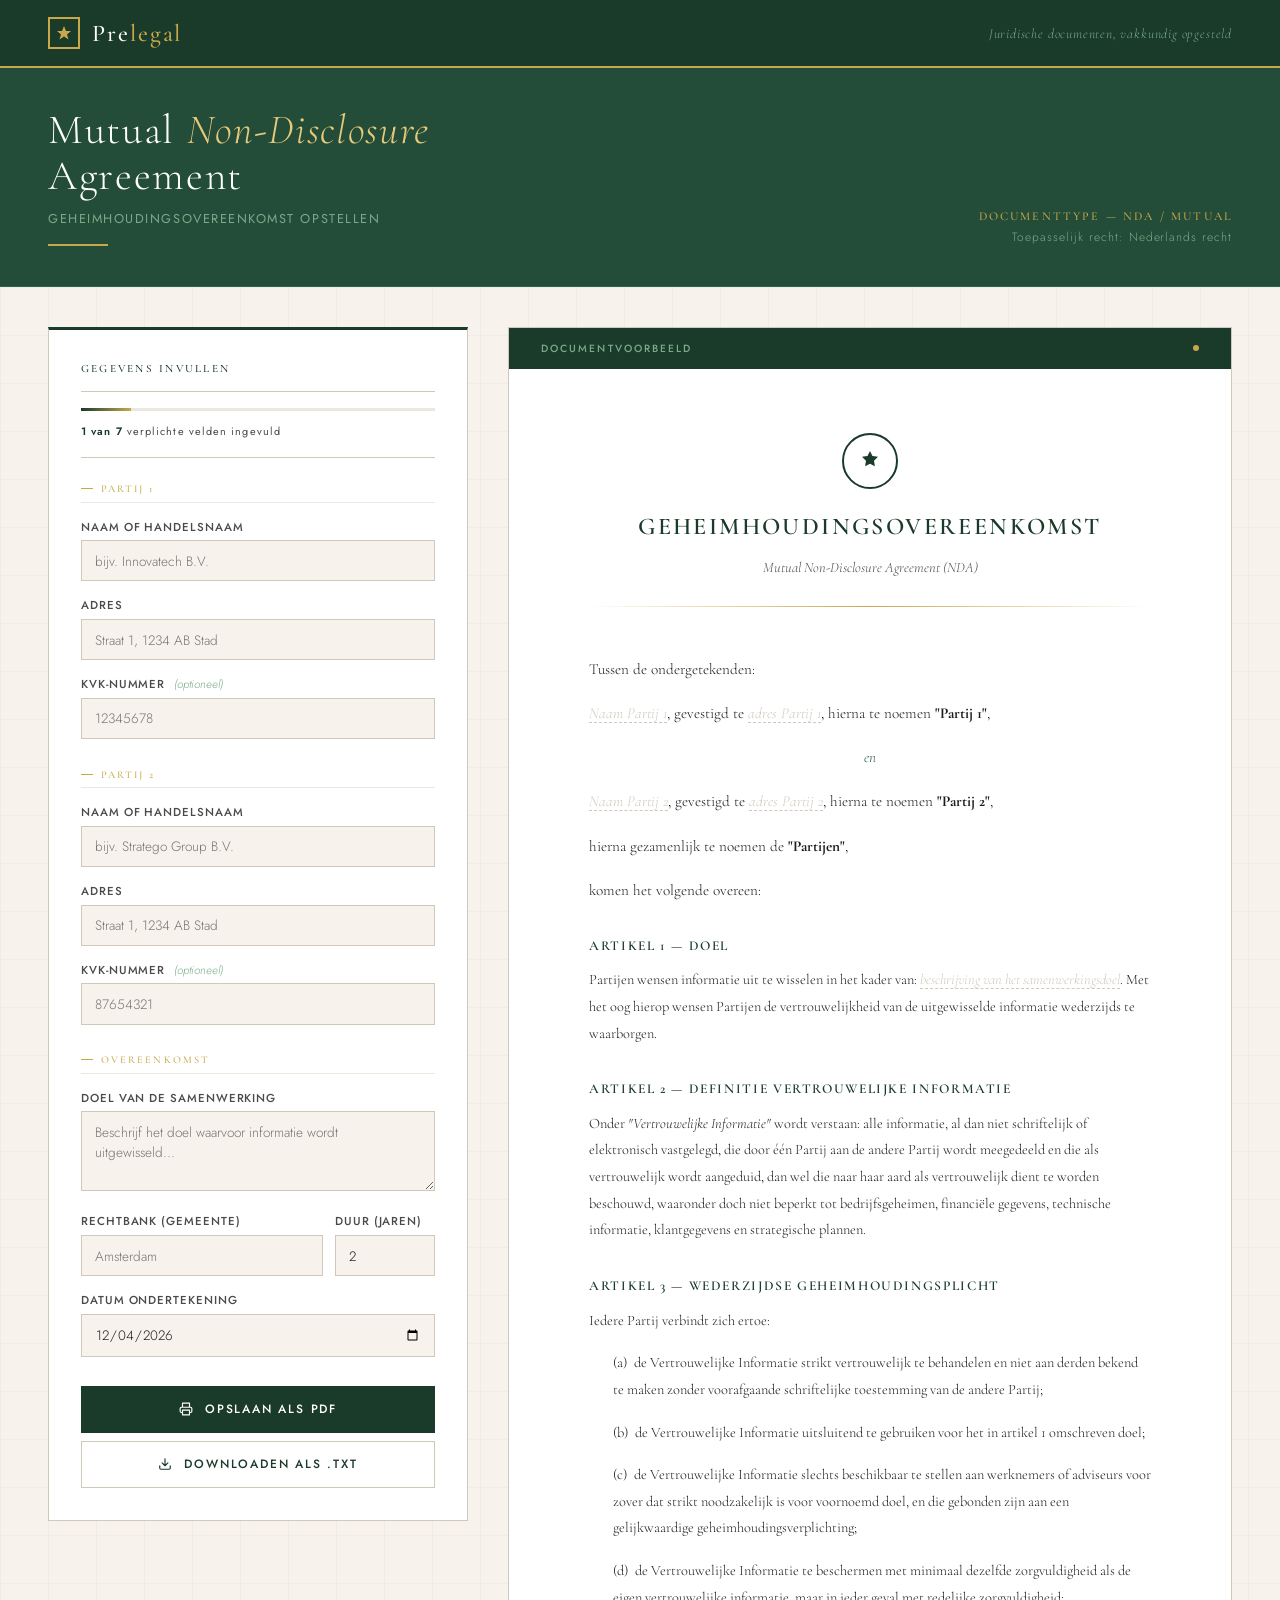
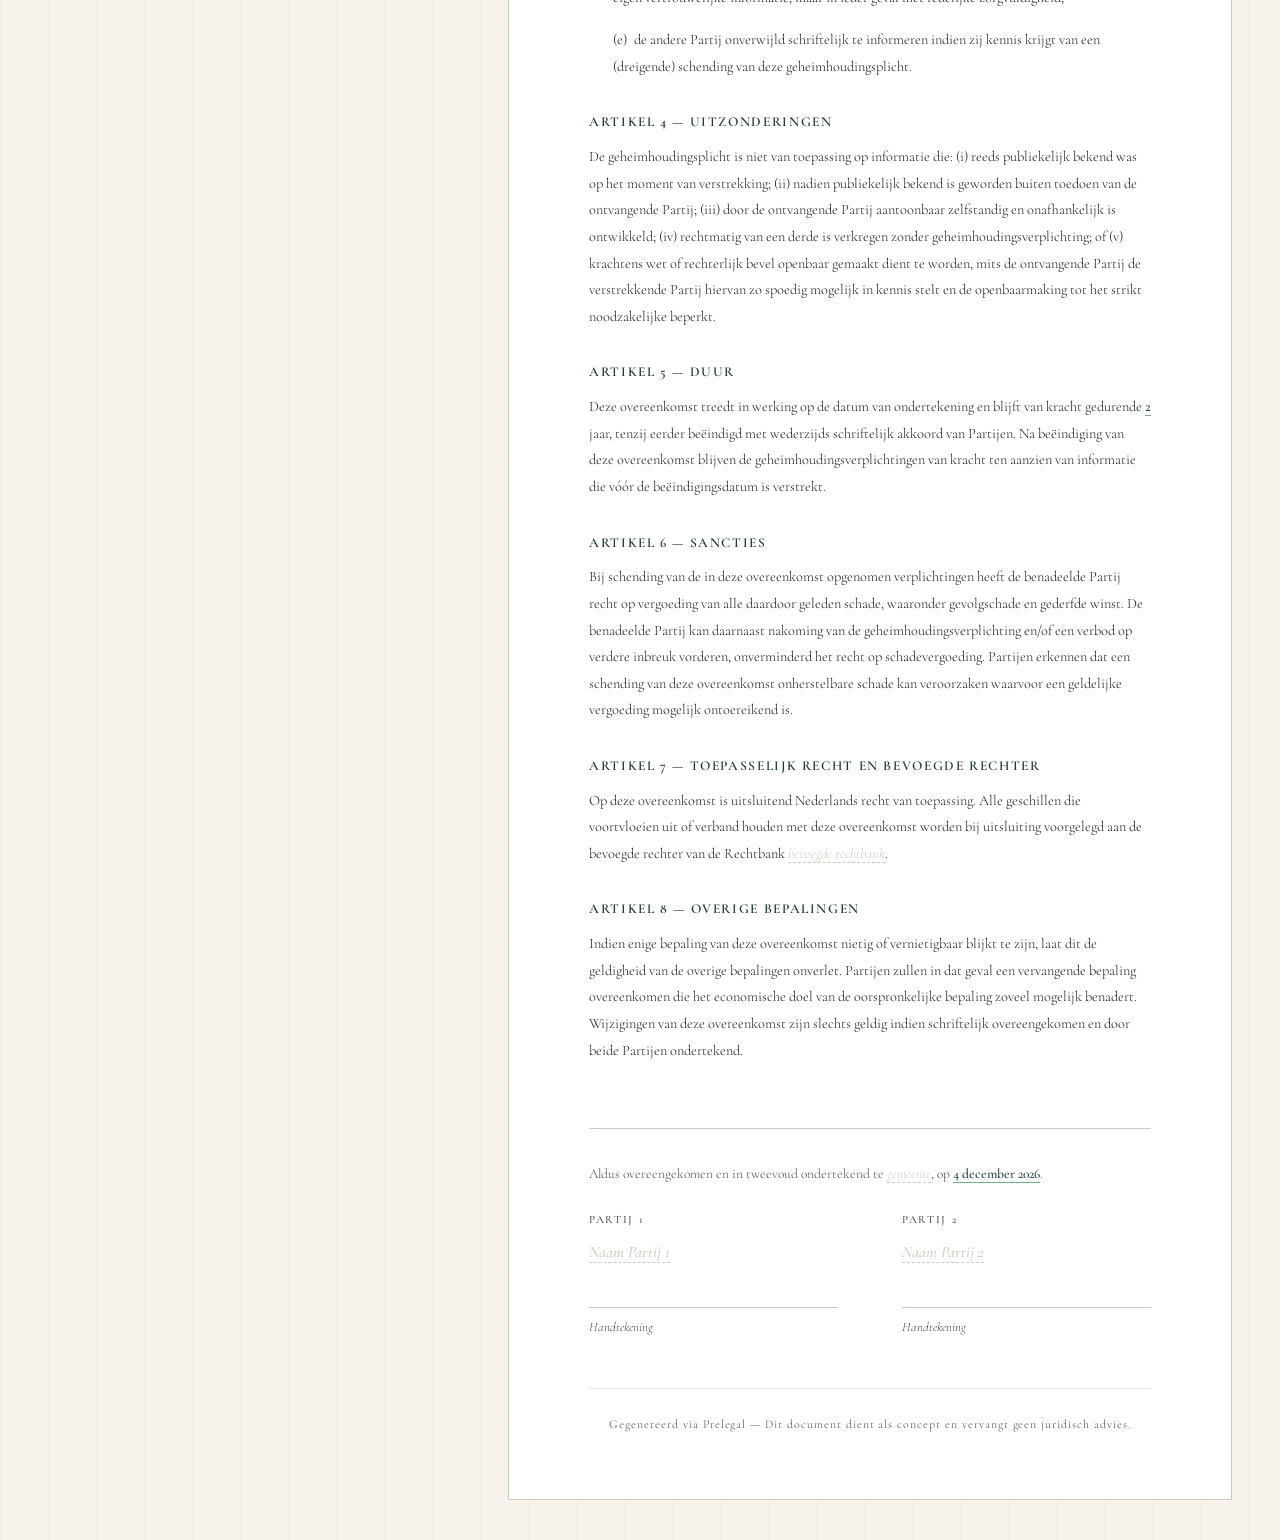
<file: prototype/nda-creator/index.html>
<!DOCTYPE html>
<html lang="nl">
<head>
  <meta charset="UTF-8" />
  <meta name="viewport" content="width=device-width, initial-scale=1.0" />
  <title>Prelegal – Mutual NDA Creator</title>
  <link rel="preconnect" href="https://fonts.googleapis.com" />
  <link rel="preconnect" href="https://fonts.gstatic.com" crossorigin />
  <link href="https://fonts.googleapis.com/css2?family=Cormorant+Garamond:ital,wght@0,300;0,400;0,500;0,600;1,300;1,400&family=Jost:wght@300;400;500;600&display=swap" rel="stylesheet" />
  <style>
    *, *::before, *::after { box-sizing: border-box; margin: 0; padding: 0; }

    :root {
      --forest:      #1a3a2a;
      --forest-mid:  #234d38;
      --forest-light:#2e6347;
      --sage:        #7aaa8a;
      --gold:        #c9a84c;
      --gold-light:  #e6c97a;
      --cream:       #f7f3ec;
      --parchment:   #ede8de;
      --ink:         #1c1c1c;
      --ink-muted:   #4a4a4a;
      --rule:        #d0c9bb;
      --white:       #ffffff;
      --shadow:      rgba(26, 58, 42, 0.12);
    }

    html, body {
      height: 100%;
      font-family: 'Jost', sans-serif;
      font-weight: 300;
      color: var(--ink);
      background-color: var(--cream);
      background-image:
        linear-gradient(0deg, rgba(26,58,42,0.03) 1px, transparent 1px),
        linear-gradient(90deg, rgba(26,58,42,0.03) 1px, transparent 1px);
      background-size: 48px 48px;
    }

    /* ── HEADER ── */
    header {
      background: var(--forest);
      padding: 0 3rem;
      height: 68px;
      display: flex;
      align-items: center;
      justify-content: space-between;
      position: sticky;
      top: 0;
      z-index: 100;
      border-bottom: 2px solid var(--gold);
    }

    .logo {
      display: flex;
      align-items: center;
      gap: 0.75rem;
    }

    .logo-mark {
      width: 32px;
      height: 32px;
      border: 2px solid var(--gold);
      display: flex;
      align-items: center;
      justify-content: center;
    }

    .logo-mark svg {
      width: 16px;
      height: 16px;
      fill: var(--gold);
    }

    .logo-text {
      font-family: 'Cormorant Garamond', serif;
      font-size: 1.5rem;
      font-weight: 500;
      color: var(--white);
      letter-spacing: 0.08em;
    }

    .logo-text span { color: var(--gold); }

    .header-badge {
      font-family: 'Cormorant Garamond', serif;
      font-style: italic;
      font-size: 0.85rem;
      color: var(--sage);
      letter-spacing: 0.06em;
    }

    /* ── HERO STRIP ── */
    .hero {
      background: var(--forest-mid);
      padding: 2.5rem 3rem;
      border-bottom: 1px solid var(--forest-light);
    }

    .hero-inner {
      max-width: 1400px;
      margin: 0 auto;
      display: flex;
      align-items: flex-end;
      justify-content: space-between;
      gap: 2rem;
    }

    .hero h1 {
      font-family: 'Cormorant Garamond', serif;
      font-size: 2.6rem;
      font-weight: 300;
      color: var(--white);
      letter-spacing: 0.04em;
      line-height: 1.1;
    }

    .hero h1 em { font-style: italic; color: var(--gold-light); }

    .hero p {
      font-size: 0.8rem;
      font-weight: 400;
      color: var(--sage);
      letter-spacing: 0.12em;
      text-transform: uppercase;
      margin-top: 0.6rem;
    }

    .hero-rule {
      width: 60px;
      height: 2px;
      background: var(--gold);
      margin-top: 1rem;
    }

    .hero-meta { text-align: right; }

    .hero-meta .doc-type {
      font-family: 'Cormorant Garamond', serif;
      font-size: 0.75rem;
      font-weight: 500;
      letter-spacing: 0.18em;
      text-transform: uppercase;
      color: var(--gold);
      margin-bottom: 0.3rem;
    }

    .hero-meta .jurisdiction {
      font-size: 0.75rem;
      color: var(--sage);
      letter-spacing: 0.08em;
    }

    /* ── MAIN LAYOUT ── */
    main {
      max-width: 1400px;
      margin: 0 auto;
      padding: 2.5rem 3rem;
      display: grid;
      grid-template-columns: 420px 1fr;
      gap: 2.5rem;
      align-items: start;
    }

    /* ── FORM PANEL ── */
    .form-panel {
      background: var(--white);
      border: 1px solid var(--rule);
      border-top: 3px solid var(--forest);
      padding: 2rem;
      position: sticky;
      top: 88px;
    }

    .panel-title {
      font-family: 'Cormorant Garamond', serif;
      font-size: 0.7rem;
      font-weight: 500;
      letter-spacing: 0.2em;
      text-transform: uppercase;
      color: var(--forest);
      padding-bottom: 1rem;
      margin-bottom: 1rem;
      border-bottom: 1px solid var(--rule);
    }

    /* ── VOORTGANGSBALK ── */
    .progress-wrap {
      margin-bottom: 1.5rem;
      padding-bottom: 1rem;
      border-bottom: 1px solid var(--rule);
    }

    .progress-track {
      height: 3px;
      background: var(--parchment);
      margin-bottom: 0.45rem;
    }

    .progress-fill {
      height: 100%;
      background: linear-gradient(to right, var(--forest), var(--gold));
      transition: width 0.35s ease;
      width: 0%;
    }

    .progress-label {
      font-size: 0.68rem;
      font-weight: 400;
      letter-spacing: 0.1em;
      color: var(--ink-muted);
    }

    .progress-label strong {
      color: var(--forest);
      font-weight: 600;
    }

    /* ── FORM SECTIONS & FIELDS ── */
    .form-section { margin-bottom: 1.8rem; }

    .section-label {
      font-family: 'Cormorant Garamond', serif;
      font-size: 0.65rem;
      font-weight: 500;
      letter-spacing: 0.2em;
      text-transform: uppercase;
      color: var(--gold);
      margin-bottom: 1rem;
      padding-bottom: 0.4rem;
      border-bottom: 1px solid var(--parchment);
      display: flex;
      align-items: center;
      gap: 0.5rem;
    }

    .section-label::before {
      content: '';
      width: 12px;
      height: 1px;
      background: var(--gold);
      flex-shrink: 0;
    }

    .field { margin-bottom: 1rem; }

    .field label {
      display: block;
      font-size: 0.72rem;
      font-weight: 500;
      letter-spacing: 0.08em;
      text-transform: uppercase;
      color: var(--ink-muted);
      margin-bottom: 0.35rem;
    }

    .field label .opt {
      font-weight: 300;
      text-transform: none;
      letter-spacing: 0;
      color: var(--sage);
      font-style: italic;
      margin-left: 0.3rem;
    }

    .field input,
    .field textarea {
      width: 100%;
      padding: 0.6rem 0.8rem;
      border: 1px solid var(--rule);
      background: var(--cream);
      color: var(--ink);
      font-family: 'Jost', sans-serif;
      font-size: 0.85rem;
      font-weight: 300;
      outline: none;
      transition: border-color 0.2s, background 0.2s;
      border-radius: 0;
    }

    .field input:focus,
    .field textarea:focus {
      border-color: var(--forest-light);
      background: var(--white);
    }

    .field input[type="number"] {
      appearance: none;
      -moz-appearance: textfield;
    }

    .field textarea {
      resize: vertical;
      min-height: 80px;
      line-height: 1.5;
    }

    .field-row {
      display: grid;
      grid-template-columns: 1fr 100px;
      gap: 0.75rem;
    }

    /* ── KNOPPEN ── */
    .btn-group {
      display: flex;
      flex-direction: column;
      gap: 0.5rem;
      margin-top: 0.5rem;
    }

    .download-btn {
      width: 100%;
      padding: 0.85rem 1.5rem;
      background: var(--forest);
      color: var(--white);
      border: 1.5px solid transparent;
      font-family: 'Jost', sans-serif;
      font-size: 0.75rem;
      font-weight: 500;
      letter-spacing: 0.15em;
      text-transform: uppercase;
      cursor: pointer;
      transition: background 0.2s, border-color 0.2s;
      display: flex;
      align-items: center;
      justify-content: center;
      gap: 0.75rem;
    }

    .download-btn:hover { background: var(--forest-light); }

    .download-btn--secondary {
      background: transparent;
      color: var(--forest);
      border-color: var(--rule);
    }

    .download-btn--secondary:hover {
      background: var(--parchment);
      border-color: var(--forest);
    }

    .download-btn svg {
      width: 14px;
      height: 14px;
      fill: none;
      stroke: currentColor;
      stroke-width: 2;
      stroke-linecap: round;
      stroke-linejoin: round;
      flex-shrink: 0;
    }

    /* ── DOCUMENT PREVIEW ── */
    .preview-panel {
      background: var(--white);
      border: 1px solid var(--rule);
    }

    .preview-header {
      background: var(--forest);
      padding: 0.8rem 2rem;
      display: flex;
      align-items: center;
      justify-content: space-between;
    }

    .preview-header span {
      font-size: 0.65rem;
      font-weight: 500;
      letter-spacing: 0.2em;
      text-transform: uppercase;
      color: var(--sage);
    }

    .preview-header .live-dot {
      width: 6px;
      height: 6px;
      background: var(--gold);
      border-radius: 50%;
      animation: pulse 2s ease-in-out infinite;
    }

    @keyframes pulse {
      0%, 100% { opacity: 1; }
      50% { opacity: 0.3; }
    }

    .document {
      padding: 4rem 5rem;
      font-family: 'Cormorant Garamond', serif;
      font-size: 0.95rem;
      line-height: 1.85;
      color: var(--ink);
      min-height: 800px;
    }

    .doc-watermark {
      text-align: center;
      margin-bottom: 3rem;
    }

    .doc-watermark .seal {
      width: 56px;
      height: 56px;
      border: 2px solid var(--forest);
      border-radius: 50%;
      display: inline-flex;
      align-items: center;
      justify-content: center;
      margin: 0 auto 1rem;
    }

    .doc-watermark .seal svg {
      width: 24px;
      height: 24px;
      fill: var(--forest);
    }

    .doc-title {
      font-size: 1.5rem;
      font-weight: 600;
      letter-spacing: 0.1em;
      text-align: center;
      text-transform: uppercase;
      color: var(--forest);
      margin-bottom: 0.4rem;
    }

    .doc-subtitle {
      font-size: 0.9rem;
      font-style: italic;
      text-align: center;
      color: var(--ink-muted);
      margin-bottom: 0.3rem;
    }

    .doc-rule {
      width: 100%;
      height: 1px;
      background: linear-gradient(to right, transparent, var(--gold), transparent);
      margin: 1.5rem 0;
    }

    .doc-body p { margin-bottom: 1rem; }

    .article-heading {
      font-weight: 600;
      font-size: 0.85rem;
      letter-spacing: 0.12em;
      text-transform: uppercase;
      color: var(--forest);
      margin-top: 1.8rem;
      margin-bottom: 0.6rem;
    }

    .article-text { font-size: 0.9rem; color: var(--ink); }

    .article-sub {
      padding-left: 1.5rem;
      font-size: 0.9rem;
      margin-bottom: 0.4rem;
    }

    .placeholder {
      color: var(--rule);
      font-style: italic;
      border-bottom: 1px dashed var(--rule);
      white-space: nowrap;
    }

    .filled {
      color: var(--forest);
      font-weight: 500;
      border-bottom: 1px solid var(--sage);
    }

    .signature-section {
      margin-top: 4rem;
      padding-top: 2rem;
      border-top: 1px solid var(--rule);
    }

    .signature-grid {
      display: grid;
      grid-template-columns: 1fr 1fr;
      gap: 4rem;
      margin-top: 1.5rem;
    }

    .sig-block .sig-label {
      font-size: 0.7rem;
      font-weight: 500;
      letter-spacing: 0.15em;
      text-transform: uppercase;
      color: var(--ink-muted);
      margin-bottom: 0.4rem;
    }

    .sig-block .sig-name {
      font-size: 1rem;
      font-weight: 500;
      color: var(--forest);
      border-bottom: 1px solid var(--rule);
      padding-bottom: 2.5rem;
      margin-bottom: 0.5rem;
    }

    .sig-block .sig-line {
      font-size: 0.8rem;
      font-style: italic;
      color: var(--ink-muted);
    }

    .doc-footer {
      text-align: center;
      margin-top: 3rem;
      padding-top: 1.5rem;
      border-top: 1px solid var(--parchment);
      font-size: 0.75rem;
      color: var(--ink-muted);
      letter-spacing: 0.08em;
    }

    /* ── PAGE FADE IN ── */
    @keyframes fadeUp {
      from { opacity: 0; transform: translateY(16px); }
      to   { opacity: 1; transform: translateY(0); }
    }

    .form-panel    { animation: fadeUp 0.5s ease both; animation-delay: 0.1s; }
    .preview-panel { animation: fadeUp 0.5s ease both; animation-delay: 0.2s; }

    /* ── RESPONSIVE ── */
    @media (max-width: 1024px) {
      main { grid-template-columns: 1fr; }
      .form-panel { position: static; }
      header { padding: 0 1.5rem; }
      .hero { padding: 2rem 1.5rem; }
      main { padding: 2rem 1.5rem; }
      .document { padding: 2.5rem 2rem; }
    }

    /* ══════════════════════════════════════════════════════════
       PRINT STYLESHEET — alleen actief bij window.print()
       ══════════════════════════════════════════════════════════ */
    @media print {

      @page {
        size: A4 portrait;
        margin: 20mm 25mm 20mm 25mm;
      }

      /* Verberg alle UI-elementen */
      header,
      .hero,
      .form-panel,
      .preview-header {
        display: none !important;
      }

      /* Reset pagina-achtergrond */
      html, body {
        background: white !important;
        background-image: none !important;
        color: #1c1c1c !important;
      }

      /* Layout terugzetten naar één kolom */
      main {
        display: block !important;
        max-width: none !important;
        padding: 0 !important;
        margin: 0 !important;
      }

      .preview-panel {
        border: none !important;
        width: 100% !important;
      }

      /* Document opmaak voor papier */
      .document {
        padding: 0 !important;
        font-family: 'Cormorant Garamond', Georgia, 'Times New Roman', serif;
        font-size: 10.5pt;
        line-height: 1.7;
        color: #1c1c1c !important;
        min-height: none !important;
      }

      .doc-title {
        font-size: 16pt;
        color: #1a3a2a !important;
      }

      .article-heading {
        font-size: 9pt;
        color: #1a3a2a !important;
        break-after: avoid;
        page-break-after: avoid;
      }

      .signature-section {
        break-inside: avoid;
        page-break-inside: avoid;
      }

      .sig-block {
        break-inside: avoid;
        page-break-inside: avoid;
      }

      /* Lege velden worden rood gemarkeerd als waarschuwing */
      .placeholder {
        color: #cc0000 !important;
        border-bottom: 1px solid #cc0000 !important;
        font-style: italic;
      }

      /* Ingevulde waarden: verwijder decoratieve groene onderlijn */
      .filled {
        color: #1c1c1c !important;
        border-bottom: none !important;
        font-weight: 600;
      }

      /* Gouden lijn: gradient werkt niet in print, gebruik solide lijn */
      .doc-rule {
        background: none !important;
        border-bottom: 1px solid #c9a84c !important;
        height: 1px !important;
      }

      /* Animaties uitzetten */
      *, *::before, *::after {
        animation: none !important;
        transition: none !important;
      }

      /* Voorkom dat browser URL's afdrukt na links */
      a[href]::after { content: none !important; }
    }
  </style>
</head>
<body>

  <!-- HEADER -->
  <header>
    <div class="logo">
      <div class="logo-mark">
        <svg viewBox="0 0 16 16"><path d="M8 1L10 6H15L11 9.5L12.5 14.5L8 11.5L3.5 14.5L5 9.5L1 6H6Z"/></svg>
      </div>
      <span class="logo-text">Pre<span>legal</span></span>
    </div>
    <span class="header-badge">Juridische documenten, vakkundig opgesteld</span>
  </header>

  <!-- HERO -->
  <div class="hero">
    <div class="hero-inner">
      <div>
        <h1>Mutual <em>Non-Disclosure</em><br>Agreement</h1>
        <p>Geheimhoudingsovereenkomst opstellen</p>
        <div class="hero-rule"></div>
      </div>
      <div class="hero-meta">
        <div class="doc-type">Documenttype — NDA / Mutual</div>
        <div class="jurisdiction">Toepasselijk recht: Nederlands recht</div>
      </div>
    </div>
  </div>

  <!-- MAIN -->
  <main>

    <!-- FORMULIER -->
    <div class="form-panel">
      <div class="panel-title">Gegevens invullen</div>

      <!-- VOORTGANGSBALK -->
      <div class="progress-wrap">
        <div class="progress-track">
          <div class="progress-fill" id="progress-fill"></div>
        </div>
        <span class="progress-label" id="progress-label">Vul de verplichte velden in om te beginnen</span>
      </div>

      <div class="form-section">
        <div class="section-label">Partij 1</div>
        <div class="field">
          <label for="p1_naam">Naam of handelsnaam</label>
          <input type="text" id="p1_naam" placeholder="bijv. Innovatech B.V." oninput="scheduleUpdate()" />
        </div>
        <div class="field">
          <label for="p1_adres">Adres</label>
          <input type="text" id="p1_adres" placeholder="Straat 1, 1234 AB Stad" oninput="scheduleUpdate()" />
        </div>
        <div class="field">
          <label for="p1_kvk">KvK-nummer <span class="opt">(optioneel)</span></label>
          <input type="text" id="p1_kvk" placeholder="12345678" oninput="scheduleUpdate()" />
        </div>
      </div>

      <div class="form-section">
        <div class="section-label">Partij 2</div>
        <div class="field">
          <label for="p2_naam">Naam of handelsnaam</label>
          <input type="text" id="p2_naam" placeholder="bijv. Stratego Group B.V." oninput="scheduleUpdate()" />
        </div>
        <div class="field">
          <label for="p2_adres">Adres</label>
          <input type="text" id="p2_adres" placeholder="Straat 1, 1234 AB Stad" oninput="scheduleUpdate()" />
        </div>
        <div class="field">
          <label for="p2_kvk">KvK-nummer <span class="opt">(optioneel)</span></label>
          <input type="text" id="p2_kvk" placeholder="87654321" oninput="scheduleUpdate()" />
        </div>
      </div>

      <div class="form-section">
        <div class="section-label">Overeenkomst</div>
        <div class="field">
          <label for="doel">Doel van de samenwerking</label>
          <textarea id="doel" placeholder="Beschrijf het doel waarvoor informatie wordt uitgewisseld..." oninput="scheduleUpdate()"></textarea>
        </div>
        <div class="field field-row">
          <div>
            <label for="gemeente">Rechtbank (gemeente)</label>
            <input type="text" id="gemeente" placeholder="Amsterdam" oninput="scheduleUpdate()" />
          </div>
          <div>
            <label for="duur">Duur (jaren)</label>
            <input type="number" id="duur" value="2" min="1" max="10" oninput="scheduleUpdate()" />
          </div>
        </div>
        <div class="field">
          <label for="datum">Datum ondertekening</label>
          <input type="date" id="datum" oninput="scheduleUpdate()" />
        </div>
      </div>

      <div class="btn-group">
        <button class="download-btn" onclick="printDoc()">
          <svg viewBox="0 0 24 24"><path d="M6 9V2h12v7M6 18H4a2 2 0 01-2-2v-5a2 2 0 012-2h16a2 2 0 012 2v5a2 2 0 01-2 2h-2M6 14h12v8H6z"/></svg>
          Opslaan als PDF
        </button>
        <button class="download-btn download-btn--secondary" onclick="downloadTxt()">
          <svg viewBox="0 0 24 24"><path d="M21 15v4a2 2 0 01-2 2H5a2 2 0 01-2-2v-4M7 10l5 5 5-5M12 15V3"/></svg>
          Downloaden als .txt
        </button>
      </div>
    </div>

    <!-- DOCUMENT PREVIEW -->
    <div class="preview-panel">
      <div class="preview-header">
        <span>Documentvoorbeeld</span>
        <div class="live-dot"></div>
      </div>
      <div class="document" id="doc-preview">
        <!-- filled by JS -->
      </div>
    </div>

  </main>

  <script>
    // ── VERPLICHTE VELDEN ────────────────────────────────────────────────────────
    // 'duur' staat niet in REQUIRED omdat het al een standaardwaarde heeft (2 jaar).
    const REQUIRED = ['p1_naam', 'p1_adres', 'p2_naam', 'p2_adres', 'doel', 'gemeente', 'datum'];

    // ── HULPFUNCTIES ─────────────────────────────────────────────────────────────
    function val(id) {
      return document.getElementById(id)?.value?.trim() || '';
    }

    // Fix XSS: gebruikersinvoer wordt gesaneerd voordat het in innerHTML belandt.
    // Zo breekt invoer met <, >, & het document niet.
    function escapeHtml(str) {
      return str
        .replace(/&/g, '&amp;')
        .replace(/</g, '&lt;')
        .replace(/>/g, '&gt;')
        .replace(/"/g, '&quot;');
    }

    function span(text, isFilled) {
      const safe = escapeHtml(text);
      return isFilled
        ? `<span class="filled">${safe}</span>`
        : `<span class="placeholder">${safe}</span>`;
    }

    function f(id, fallback) {
      const v = val(id);
      return v ? span(v, true) : span(fallback, false);
    }

    function kvkClause(id) {
      const v = val(id);
      if (!v) return '';
      return `, ingeschreven in het handelsregister van de Kamer van Koophandel onder nummer ${span(v, true)}`;
    }

    function formatDate(id) {
      const v = val(id);
      if (!v) return span('datum', false);
      const d = new Date(v + 'T00:00:00'); // voorkom tijdzone-verschuiving
      return span(d.toLocaleDateString('nl-NL', { day: 'numeric', month: 'long', year: 'numeric' }), true);
    }

    // ── DEBOUNCE ─────────────────────────────────────────────────────────────────
    // Wacht 150ms na de laatste toetsaanslag voordat de preview wordt bijgewerkt.
    // Voorkomt onnodige hertekeningen bij snel typen.
    let _debounceTimer = null;
    function scheduleUpdate() {
      clearTimeout(_debounceTimer);
      _debounceTimer = setTimeout(updateDoc, 150);
    }

    // ── VOORTGANGSBALK ───────────────────────────────────────────────────────────
    function updateProgress() {
      const filled = REQUIRED.filter(id => val(id) !== '').length;
      const total  = REQUIRED.length;
      const pct    = Math.round((filled / total) * 100);

      document.getElementById('progress-fill').style.width = pct + '%';

      const label = document.getElementById('progress-label');
      if (filled === total) {
        label.innerHTML = '<strong>Document volledig ingevuld</strong> — klaar om op te slaan';
      } else {
        label.innerHTML = `<strong>${filled} van ${total}</strong> verplichte velden ingevuld`;
      }
    }

    // ── DOCUMENT OPBOUWEN ────────────────────────────────────────────────────────
    function updateDoc() {
      updateProgress();

      const p1 = val('p1_naam') || null;
      const p2 = val('p2_naam') || null;

      document.getElementById('doc-preview').innerHTML = `
        <div class="doc-watermark">
          <div class="seal">
            <svg viewBox="0 0 24 24"><path d="M12 2l2.5 5 5.5.8-4 3.9.9 5.5L12 14.8l-4.9 2.4.9-5.5-4-3.9 5.5-.8z"/></svg>
          </div>
          <div class="doc-title">Geheimhoudingsovereenkomst</div>
          <div class="doc-subtitle">Mutual Non-Disclosure Agreement (NDA)</div>
          <div class="doc-rule"></div>
        </div>

        <div class="doc-body">
          <p>Tussen de ondergetekenden:</p>

          <p>
            ${f('p1_naam', 'Naam Partij 1')}, gevestigd te ${f('p1_adres', 'adres Partij 1')}${kvkClause('p1_kvk')},
            hierna te noemen <strong>"Partij 1"</strong>,
          </p>
          <p style="text-align:center; color: var(--forest-light); font-style: italic;">en</p>
          <p>
            ${f('p2_naam', 'Naam Partij 2')}, gevestigd te ${f('p2_adres', 'adres Partij 2')}${kvkClause('p2_kvk')},
            hierna te noemen <strong>"Partij 2"</strong>,
          </p>

          <p>hierna gezamenlijk te noemen de <strong>"Partijen"</strong>,</p>
          <p>komen het volgende overeen:</p>

          <div class="article-heading">Artikel 1 — Doel</div>
          <p class="article-text">
            Partijen wensen informatie uit te wisselen in het kader van:
            ${f('doel', 'beschrijving van het samenwerkingsdoel')}.
            Met het oog hierop wensen Partijen de vertrouwelijkheid van de uitgewisselde informatie wederzijds te waarborgen.
          </p>

          <div class="article-heading">Artikel 2 — Definitie vertrouwelijke informatie</div>
          <p class="article-text">
            Onder <em>"Vertrouwelijke Informatie"</em> wordt verstaan: alle informatie, al dan niet schriftelijk of elektronisch vastgelegd, die door één Partij aan de andere Partij wordt meegedeeld en die als vertrouwelijk wordt aangeduid, dan wel die naar haar aard als vertrouwelijk dient te worden beschouwd, waaronder doch niet beperkt tot bedrijfsgeheimen, financiële gegevens, technische informatie, klantgegevens en strategische plannen.
          </p>

          <div class="article-heading">Artikel 3 — Wederzijdse geheimhoudingsplicht</div>
          <p class="article-text">Iedere Partij verbindt zich ertoe:</p>
          <p class="article-sub">(a)&ensp;de Vertrouwelijke Informatie strikt vertrouwelijk te behandelen en niet aan derden bekend te maken zonder voorafgaande schriftelijke toestemming van de andere Partij;</p>
          <p class="article-sub">(b)&ensp;de Vertrouwelijke Informatie uitsluitend te gebruiken voor het in artikel 1 omschreven doel;</p>
          <p class="article-sub">(c)&ensp;de Vertrouwelijke Informatie slechts beschikbaar te stellen aan werknemers of adviseurs voor zover dat strikt noodzakelijk is voor voornoemd doel, en die gebonden zijn aan een gelijkwaardige geheimhoudingsverplichting;</p>
          <p class="article-sub">(d)&ensp;de Vertrouwelijke Informatie te beschermen met minimaal dezelfde zorgvuldigheid als de eigen vertrouwelijke informatie, maar in ieder geval met redelijke zorgvuldigheid;</p>
          <p class="article-sub">(e)&ensp;de andere Partij onverwijld schriftelijk te informeren indien zij kennis krijgt van een (dreigende) schending van deze geheimhoudingsplicht.</p>

          <div class="article-heading">Artikel 4 — Uitzonderingen</div>
          <p class="article-text">
            De geheimhoudingsplicht is niet van toepassing op informatie die: (i) reeds publiekelijk bekend was op het moment van verstrekking; (ii) nadien publiekelijk bekend is geworden buiten toedoen van de ontvangende Partij; (iii) door de ontvangende Partij aantoonbaar zelfstandig en onafhankelijk is ontwikkeld; (iv) rechtmatig van een derde is verkregen zonder geheimhoudingsverplichting; of (v) krachtens wet of rechterlijk bevel openbaar gemaakt dient te worden, mits de ontvangende Partij de verstrekkende Partij hiervan zo spoedig mogelijk in kennis stelt en de openbaarmaking tot het strikt noodzakelijke beperkt.
          </p>

          <div class="article-heading">Artikel 5 — Duur</div>
          <p class="article-text">
            Deze overeenkomst treedt in werking op de datum van ondertekening en blijft van kracht gedurende
            ${f('duur', '___')} jaar, tenzij eerder beëindigd met wederzijds schriftelijk akkoord van Partijen.
            Na beëindiging van deze overeenkomst blijven de geheimhoudingsverplichtingen van kracht ten aanzien van informatie die vóór de beëindigingsdatum is verstrekt.
          </p>

          <div class="article-heading">Artikel 6 — Sancties</div>
          <p class="article-text">
            Bij schending van de in deze overeenkomst opgenomen verplichtingen heeft de benadeelde Partij recht op vergoeding van alle daardoor geleden schade, waaronder gevolgschade en gederfde winst. De benadeelde Partij kan daarnaast nakoming van de geheimhoudingsverplichting en/of een verbod op verdere inbreuk vorderen, onverminderd het recht op schadevergoeding. Partijen erkennen dat een schending van deze overeenkomst onherstelbare schade kan veroorzaken waarvoor een geldelijke vergoeding mogelijk ontoereikend is.
          </p>

          <div class="article-heading">Artikel 7 — Toepasselijk recht en bevoegde rechter</div>
          <p class="article-text">
            Op deze overeenkomst is uitsluitend Nederlands recht van toepassing. Alle geschillen die voortvloeien uit of verband houden met deze overeenkomst worden bij uitsluiting voorgelegd aan de bevoegde rechter van de Rechtbank ${f('gemeente', 'bevoegde rechtbank')}.
          </p>

          <div class="article-heading">Artikel 8 — Overige bepalingen</div>
          <p class="article-text">
            Indien enige bepaling van deze overeenkomst nietig of vernietigbaar blijkt te zijn, laat dit de geldigheid van de overige bepalingen onverlet. Partijen zullen in dat geval een vervangende bepaling overeenkomen die het economische doel van de oorspronkelijke bepaling zoveel mogelijk benadert. Wijzigingen van deze overeenkomst zijn slechts geldig indien schriftelijk overeengekomen en door beide Partijen ondertekend.
          </p>

          <div class="signature-section">
            <p style="font-size:0.85rem; color: var(--ink-muted);">
              Aldus overeengekomen en in tweevoud ondertekend te ${f('gemeente', 'gemeente')}, op ${formatDate('datum')}.
            </p>
            <div class="signature-grid">
              <div class="sig-block">
                <div class="sig-label">Partij 1</div>
                <div class="sig-name">${p1 ? span(p1, true) : span('Naam Partij 1', false)}</div>
                <div class="sig-line">Handtekening</div>
              </div>
              <div class="sig-block">
                <div class="sig-label">Partij 2</div>
                <div class="sig-name">${p2 ? span(p2, true) : span('Naam Partij 2', false)}</div>
                <div class="sig-line">Handtekening</div>
              </div>
            </div>
          </div>

          <div class="doc-footer">
            Gegenereerd via Prelegal &mdash; Dit document dient als concept en vervangt geen juridisch advies.
          </div>
        </div>
      `;
    }

    // ── PDF AFDRUKKEN ─────────────────────────────────────────────────────────────
    function printDoc() {
      // Controleer of alle verplichte velden zijn ingevuld
      const missing = REQUIRED.filter(id => val(id) === '');
      if (missing.length > 0) {
        const aantal = missing.length;
        const bevestig = confirm(
          `Er ${aantal === 1 ? 'is' : 'zijn'} nog ${aantal} verplicht${aantal === 1 ? '' : 'e'} veld${aantal === 1 ? '' : 'en'} niet ingevuld.\n\n` +
          `Lege velden worden rood gemarkeerd in de PDF.\n\n` +
          `Wil je toch doorgaan?`
        );
        if (!bevestig) return;
      }

      // Stel de paginatitel in — browsers gebruiken dit als standaard bestandsnaam
      const p1 = val('p1_naam') || 'Partij1';
      const p2 = val('p2_naam') || 'Partij2';
      const origTitle = document.title;
      document.title = `NDA – ${p1} & ${p2}`;

      window.print();

      // Herstel de originele titel na sluiten van de printdialoog
      setTimeout(() => { document.title = origTitle; }, 1000);
    }

    // ── TXT DOWNLOAD ──────────────────────────────────────────────────────────────
    function downloadTxt() {
      const p1n  = val('p1_naam')  || '___';
      const p1a  = val('p1_adres') || '___';
      const p1k  = val('p1_kvk');
      const p2n  = val('p2_naam')  || '___';
      const p2a  = val('p2_adres') || '___';
      const p2k  = val('p2_kvk');
      const doel = val('doel')     || '___';
      const duur = val('duur')     || '___';
      const gem  = val('gemeente') || '___';
      const datum = val('datum')
        ? new Date(val('datum') + 'T00:00:00').toLocaleDateString('nl-NL', { day: 'numeric', month: 'long', year: 'numeric' })
        : '___';

      const p1kvk = p1k ? `, ingeschreven in het handelsregister van de KvK onder nummer ${p1k}` : '';
      const p2kvk = p2k ? `, ingeschreven in het handelsregister van de KvK onder nummer ${p2k}` : '';

      const text = `GEHEIMHOUDINGSOVEREENKOMST
Mutual Non-Disclosure Agreement (NDA)
${'='.repeat(60)}

Tussen de ondergetekenden:

${p1n}, gevestigd te ${p1a}${p1kvk},
hierna te noemen "Partij 1",

en

${p2n}, gevestigd te ${p2a}${p2kvk},
hierna te noemen "Partij 2",

hierna gezamenlijk te noemen de "Partijen",

komen het volgende overeen:


ARTIKEL 1 — DOEL
Partijen wensen informatie uit te wisselen in het kader van: ${doel}.
Met het oog hierop wensen Partijen de vertrouwelijkheid van de uitgewisselde
informatie wederzijds te waarborgen.


ARTIKEL 2 — DEFINITIE VERTROUWELIJKE INFORMATIE
Onder "Vertrouwelijke Informatie" wordt verstaan: alle informatie, al dan niet
schriftelijk of elektronisch vastgelegd, die door één Partij aan de andere Partij
wordt meegedeeld en die als vertrouwelijk wordt aangeduid, dan wel die naar haar
aard als vertrouwelijk dient te worden beschouwd, waaronder doch niet beperkt tot
bedrijfsgeheimen, financiële gegevens, technische informatie, klantgegevens en
strategische plannen.


ARTIKEL 3 — WEDERZIJDSE GEHEIMHOUDINGSPLICHT
Iedere Partij verbindt zich ertoe:
(a) de Vertrouwelijke Informatie strikt vertrouwelijk te behandelen en niet aan
    derden bekend te maken zonder voorafgaande schriftelijke toestemming van de
    andere Partij;
(b) de Vertrouwelijke Informatie uitsluitend te gebruiken voor het in artikel 1
    omschreven doel;
(c) de Vertrouwelijke Informatie slechts beschikbaar te stellen aan werknemers of
    adviseurs voor zover dat strikt noodzakelijk is voor voornoemd doel, en die
    gebonden zijn aan een gelijkwaardige geheimhoudingsverplichting;
(d) de andere Partij onverwijld schriftelijk te informeren indien zij kennis krijgt
    van een (dreigende) schending van deze geheimhoudingsplicht.


ARTIKEL 4 — UITZONDERINGEN
De geheimhoudingsplicht is niet van toepassing op informatie die: (i) reeds
publiekelijk bekend was op het moment van verstrekking; (ii) nadien publiekelijk
bekend is geworden buiten toedoen van de ontvangende Partij; (iii) door de
ontvangende Partij aantoonbaar zelfstandig en onafhankelijk is ontwikkeld;
(iv) rechtmatig van een derde is verkregen zonder geheimhoudingsverplichting; of
(v) krachtens wet of rechterlijk bevel openbaar gemaakt dient te worden, mits de
ontvangende Partij de verstrekkende Partij hiervan zo spoedig mogelijk in kennis
stelt en de openbaarmaking tot het strikt noodzakelijke beperkt.


ARTIKEL 5 — DUUR
Deze overeenkomst treedt in werking op de datum van ondertekening en blijft van
kracht gedurende ${duur} jaar, tenzij eerder beëindigd met wederzijds schriftelijk
akkoord van Partijen. Na beëindiging blijven de geheimhoudingsverplichtingen van
kracht ten aanzien van informatie die vóór de beëindigingsdatum is verstrekt.


ARTIKEL 6 — SANCTIES
Bij schending van de in deze overeenkomst opgenomen verplichtingen heeft de
benadeelde Partij recht op vergoeding van alle daardoor geleden schade, waaronder
gevolgschade en gederfde winst. De benadeelde Partij kan daarnaast nakoming van
de geheimhoudingsverplichting en/of een verbod op verdere inbreuk vorderen,
onverminderd het recht op schadevergoeding. Partijen erkennen dat een schending
van deze overeenkomst onherstelbare schade kan veroorzaken waarvoor een
geldelijke vergoeding mogelijk ontoereikend is.


ARTIKEL 7 — TOEPASSELIJK RECHT EN BEVOEGDE RECHTER
Op deze overeenkomst is uitsluitend Nederlands recht van toepassing. Alle
geschillen die voortvloeien uit of verband houden met deze overeenkomst worden
bij uitsluiting voorgelegd aan de bevoegde rechter van de Rechtbank ${gem}.


ARTIKEL 8 — OVERIGE BEPALINGEN
Indien enige bepaling van deze overeenkomst nietig of vernietigbaar blijkt te zijn,
laat dit de geldigheid van de overige bepalingen onverlet. Partijen zullen in dat
geval een vervangende bepaling overeenkomen die het economische doel van de
oorspronkelijke bepaling zoveel mogelijk benadert. Wijzigingen van deze
overeenkomst zijn slechts geldig indien schriftelijk overeengekomen en door beide
Partijen ondertekend.


${'='.repeat(60)}
Aldus overeengekomen en in tweevoud ondertekend te ${gem}, op ${datum}.


Partij 1,                                 Partij 2,
${p1n.padEnd(40)}${p2n}

(handtekening)                            (handtekening)


---
Gegenereerd via Prelegal — Dit document dient als concept en vervangt geen juridisch advies.
`;

      const blob = new Blob([text], { type: 'text/plain;charset=utf-8' });
      const url  = URL.createObjectURL(blob);
      const a    = document.createElement('a');
      a.href     = url;
      a.download = 'NDA-Geheimhouding.txt';
      a.click();
      // Geheugenfix: ruim de tijdelijke object-URL op na de download
      setTimeout(() => URL.revokeObjectURL(url), 100);
    }

    // ── INITIALISATIE ─────────────────────────────────────────────────────────────
    // Zet datum standaard op vandaag
    const today = new Date().toISOString().split('T')[0];
    document.getElementById('datum').value = today;

    // Render het document direct bij het laden
    updateDoc();
  </script>
</body>
</html>
</file>
